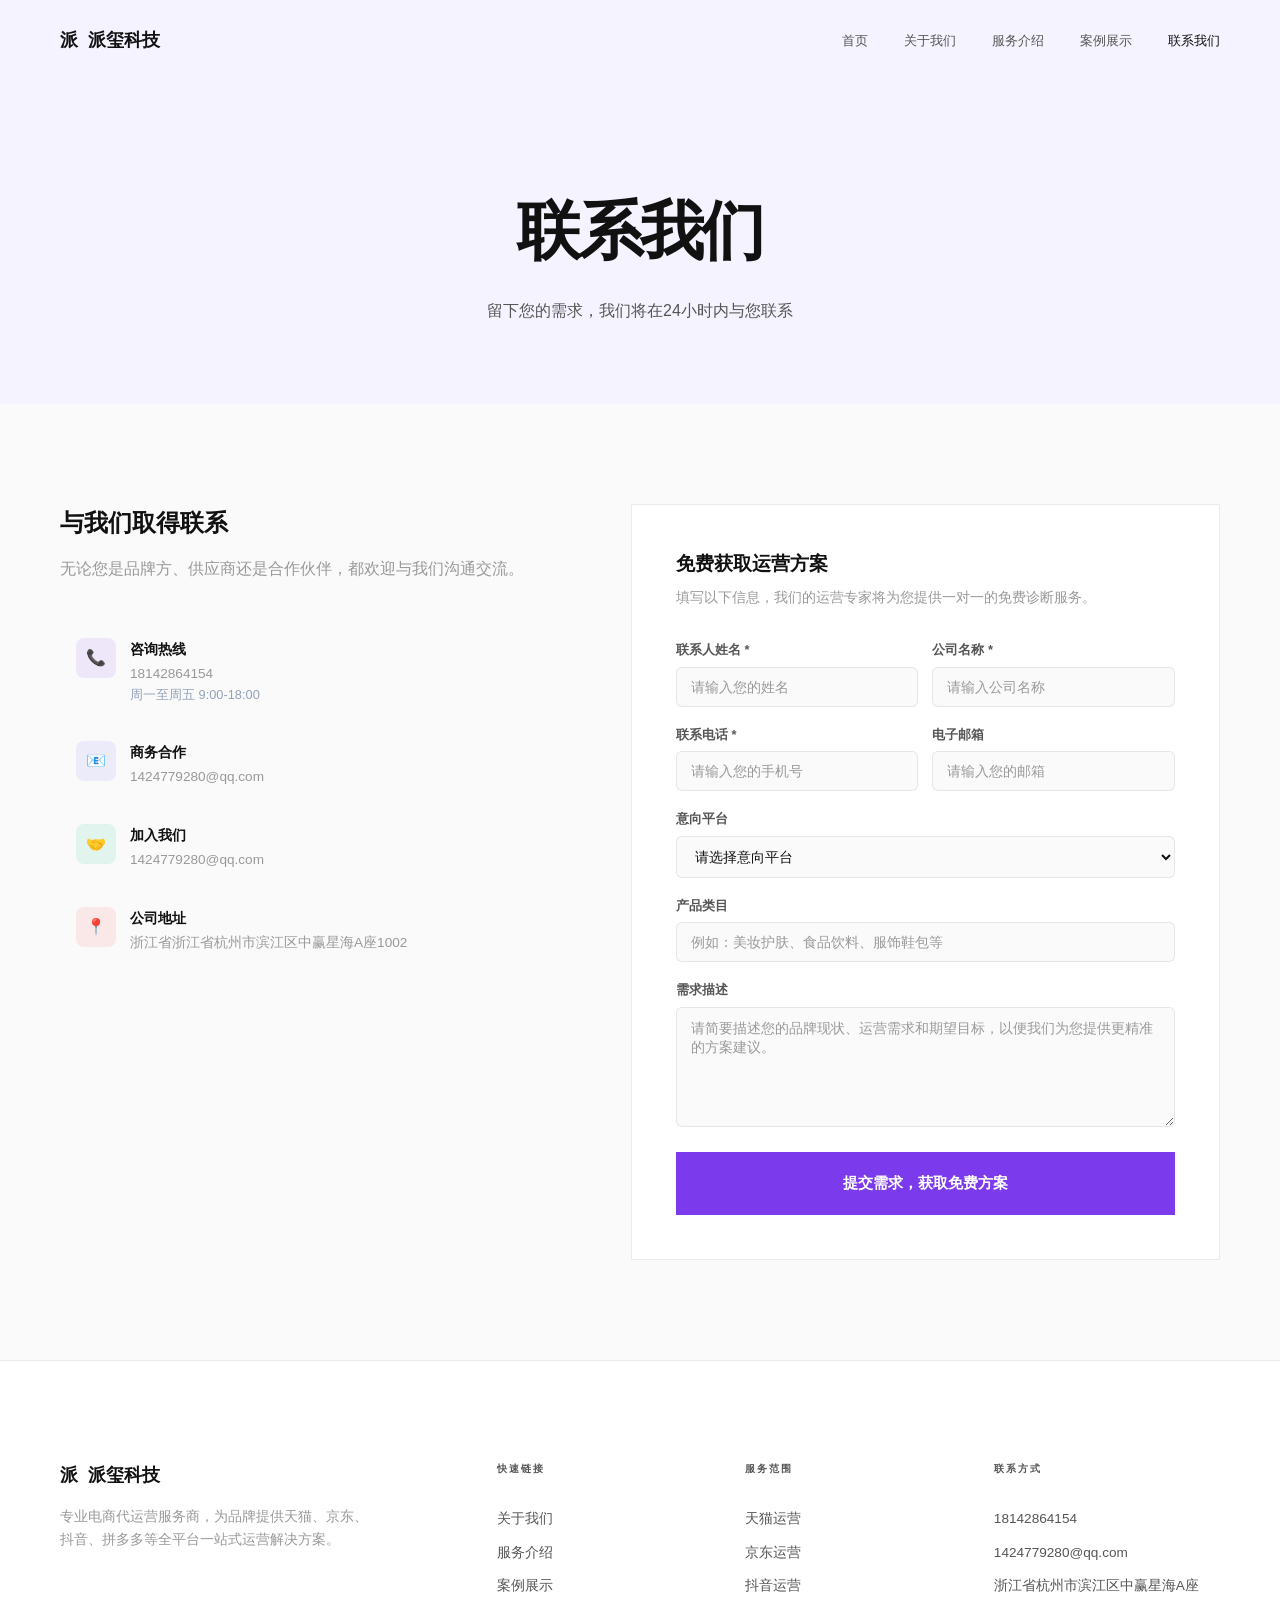
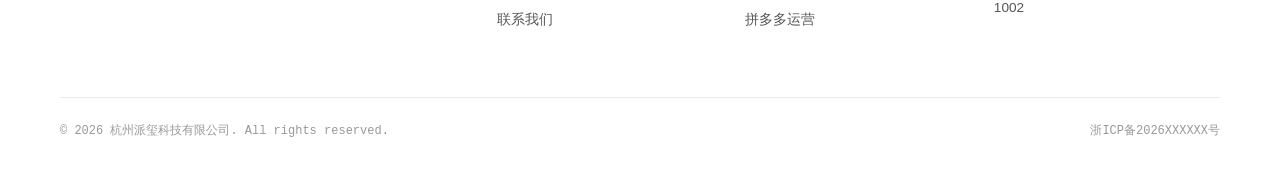
<file: contact.html>
<!DOCTYPE html>
<html lang="zh-CN">
<head>
  <meta charset="UTF-8">
  <meta name="viewport" content="width=device-width, initial-scale=1.0">
  <meta name="description" content="联系杭州派玺科技有限公司 - 免费获取电商运营方案，专业团队为您服务">
  <title>联系我们 - 杭州派玺科技有限公司</title>

  <link rel="stylesheet" href="css/style.css">
  <link rel="stylesheet" href="css/pages.css">
</head>
<body>

  <header class="header scrolled">
    <div class="container">
      <a href="index.html" class="logo">
        <div class="logo-icon">派</div>
        派玺科技
      </a>
      <nav class="nav">
        <a href="index.html">首页</a>
        <a href="about.html">关于我们</a>
        <a href="services.html">服务介绍</a>
        <a href="cases.html">案例展示</a>
        <a href="contact.html" class="active">联系我们</a>
      </nav>
      <button class="mobile-menu-btn" aria-label="菜单">
        <span></span><span></span><span></span>
      </button>
    </div>
  </header>

  <!-- Page Hero -->
  <section class="page-hero">
    <div class="container">
      <h1>联系我们</h1>
      <p class="section-subtitle">留下您的需求，我们将在24小时内与您联系</p>
    </div>
  </section>

  <!-- Contact -->
  <section class="contact-section">
    <div class="container">
      <div class="contact-grid">

        <!-- Contact Info -->
        <div class="contact-info fade-in-left">
          <h2>与我们取得联系</h2>
          <p>无论您是品牌方、供应商还是合作伙伴，都欢迎与我们沟通交流。</p>

          <div class="contact-details">
            <div class="contact-item">
              <div class="contact-item-icon">📞</div>
              <div>
                <h4>咨询热线</h4>
                <p>18142864154</p>
                <p style="font-size:0.8rem;color:#94A3B8">周一至周五 9:00-18:00</p>
              </div>
            </div>
            <div class="contact-item">
              <div class="contact-item-icon">📧</div>
              <div>
                <h4>商务合作</h4>
                <p>1424779280@qq.com</p>
              </div>
            </div>
            <div class="contact-item">
              <div class="contact-item-icon">🤝</div>
              <div>
                <h4>加入我们</h4>
                <p>1424779280@qq.com</p>
              </div>
            </div>
            <div class="contact-item">
              <div class="contact-item-icon">📍</div>
              <div>
                <h4>公司地址</h4>
                <p>浙江省浙江省杭州市滨江区中赢星海A座1002</p>
                
              </div>
            </div>
          </div>
        </div>

        <!-- Contact Form -->
        <div class="contact-form-wrap fade-in-right">
          <h3>免费获取运营方案</h3>
          <p>填写以下信息，我们的运营专家将为您提供一对一的免费诊断服务。</p>

          <form id="contactForm">
            <div class="form-row">
              <div class="form-group">
                <label for="name">联系人姓名 *</label>
                <input type="text" id="name" name="name" placeholder="请输入您的姓名" required>
              </div>
              <div class="form-group">
                <label for="company">公司名称 *</label>
                <input type="text" id="company" name="company" placeholder="请输入公司名称" required>
              </div>
            </div>

            <div class="form-row">
              <div class="form-group">
                <label for="phone">联系电话 *</label>
                <input type="tel" id="phone" name="phone" placeholder="请输入您的手机号" required>
              </div>
              <div class="form-group">
                <label for="email">电子邮箱</label>
                <input type="email" id="email" name="email" placeholder="请输入您的邮箱">
              </div>
            </div>

            <div class="form-group">
              <label for="platform">意向平台</label>
              <select id="platform" name="platform">
                <option value="">请选择意向平台</option>
                <option value="tmall">天猫</option>
                <option value="jd">京东</option>
                <option value="douyin">抖音</option>
                <option value="pdd">拼多多</option>
                <option value="xiaohongshu">小红书</option>
                <option value="kuaishou">快手</option>
                <option value="cross">跨境电商</option>
                <option value="multi">多平台综合</option>
              </select>
            </div>

            <div class="form-group">
              <label for="category">产品类目</label>
              <input type="text" id="category" name="category" placeholder="例如：美妆护肤、食品饮料、服饰鞋包等">
            </div>

            <div class="form-group">
              <label for="message">需求描述</label>
              <textarea id="message" name="message" placeholder="请简要描述您的品牌现状、运营需求和期望目标，以便我们为您提供更精准的方案建议。"></textarea>
            </div>

            <button type="submit" class="btn btn-primary btn-lg" style="width:100%;justify-content:center;">
              提交需求，获取免费方案
            </button>
          </form>
        </div>

      </div>
    </div>
  </section>

  <!-- Footer -->
  <footer class="footer">
    <div class="container">
      <div class="footer-grid">
        <div class="footer-brand">
          <a href="index.html" class="logo">
            <div class="logo-icon">派</div>
            派玺科技
          </a>
          <p>专业电商代运营服务商，为品牌提供天猫、京东、抖音、拼多多等全平台一站式运营解决方案。</p>
        </div>
        <div class="footer-col">
          <h4>快速链接</h4>
          <a href="about.html">关于我们</a>
          <a href="services.html">服务介绍</a>
          <a href="cases.html">案例展示</a>
          <a href="contact.html">联系我们</a>
        </div>
        <div class="footer-col">
          <h4>服务范围</h4>
          <a href="services.html">天猫运营</a>
          <a href="services.html">京东运营</a>
          <a href="services.html">抖音运营</a>
          <a href="services.html">拼多多运营</a>
        </div>
        <div class="footer-col">
          <h4>联系方式</h4>
          <a href="tel:18142864154">18142864154</a>
          <a href="mailto:1424779280@qq.com">1424779280@qq.com</a>
          <a href="#">浙江省杭州市滨江区中赢星海A座1002</a>
        </div>
      </div>
      <div class="footer-bottom">
        <span>&copy; 2026 杭州派玺科技有限公司. All rights reserved.</span>
        <span>浙ICP备2026XXXXXX号</span>
      </div>
    </div>
  </footer>

  <script src="js/main.js"></script>
</body>
</html>
</file>
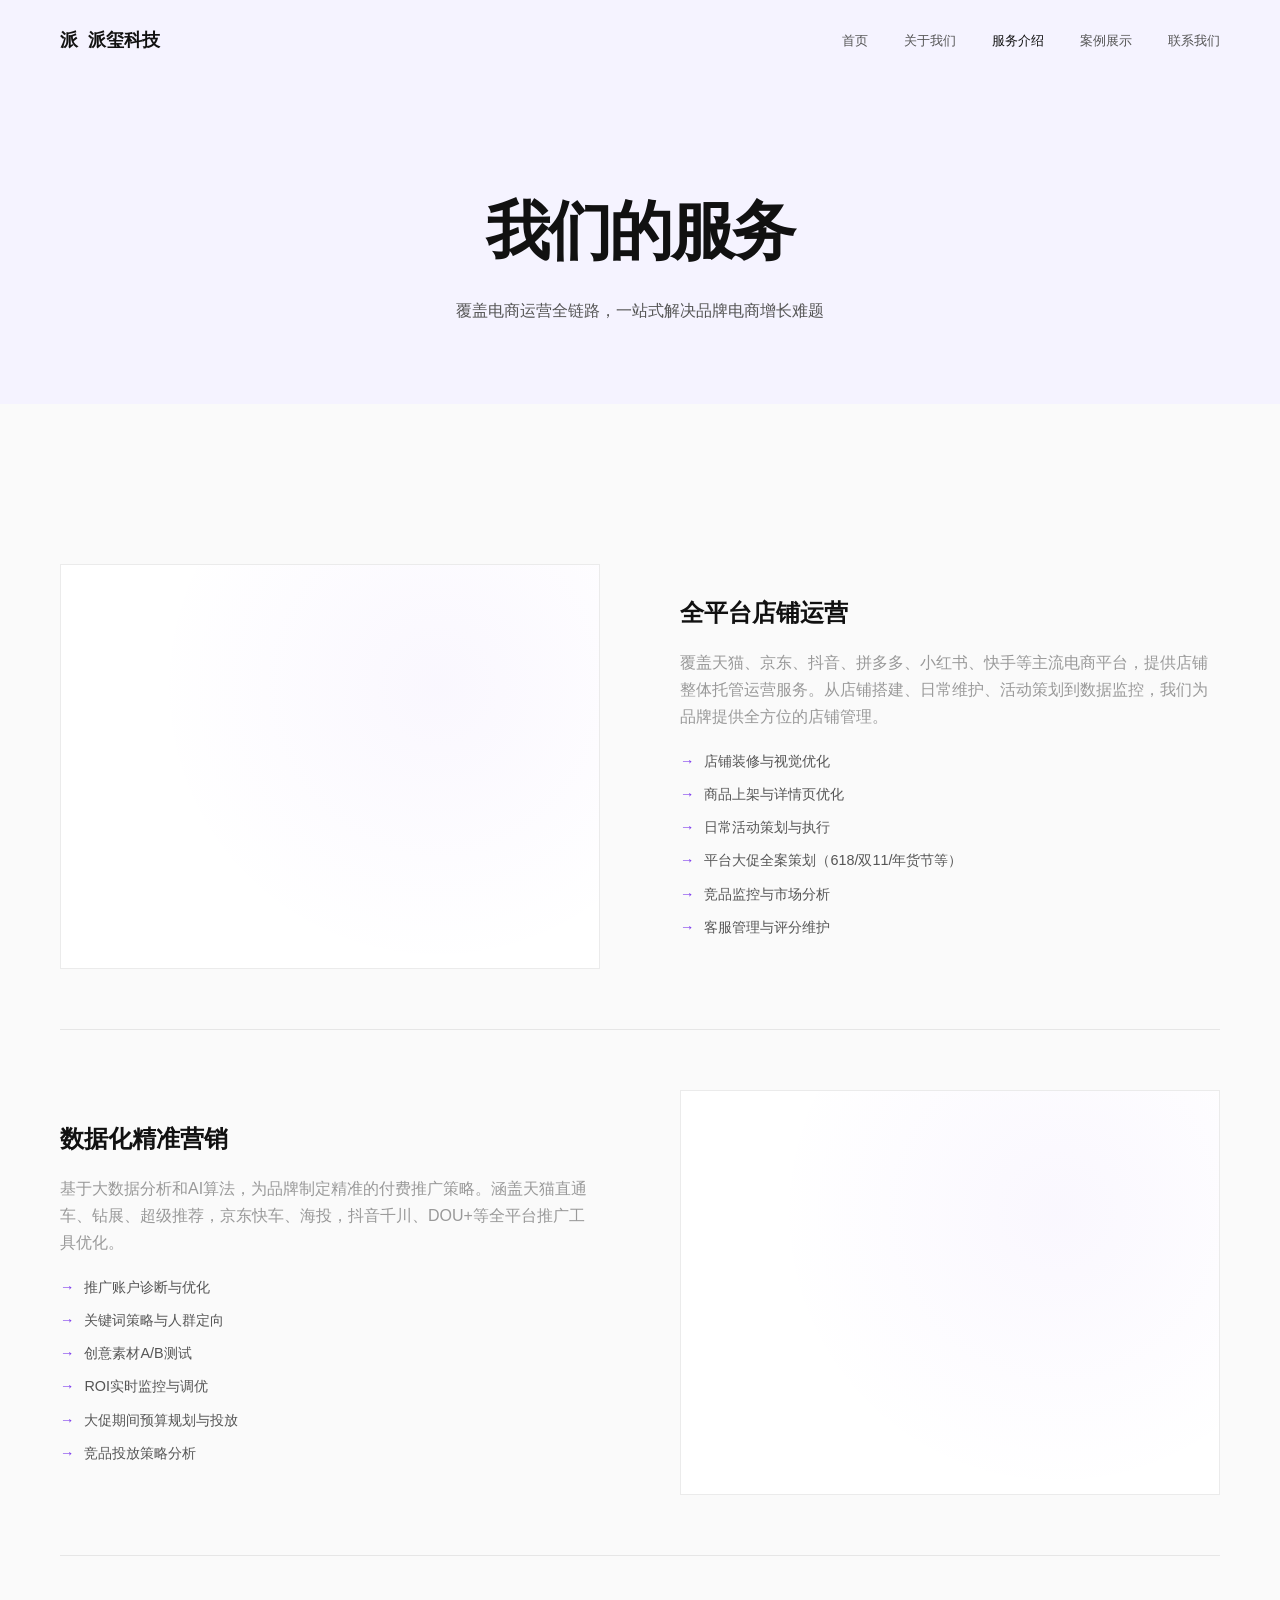
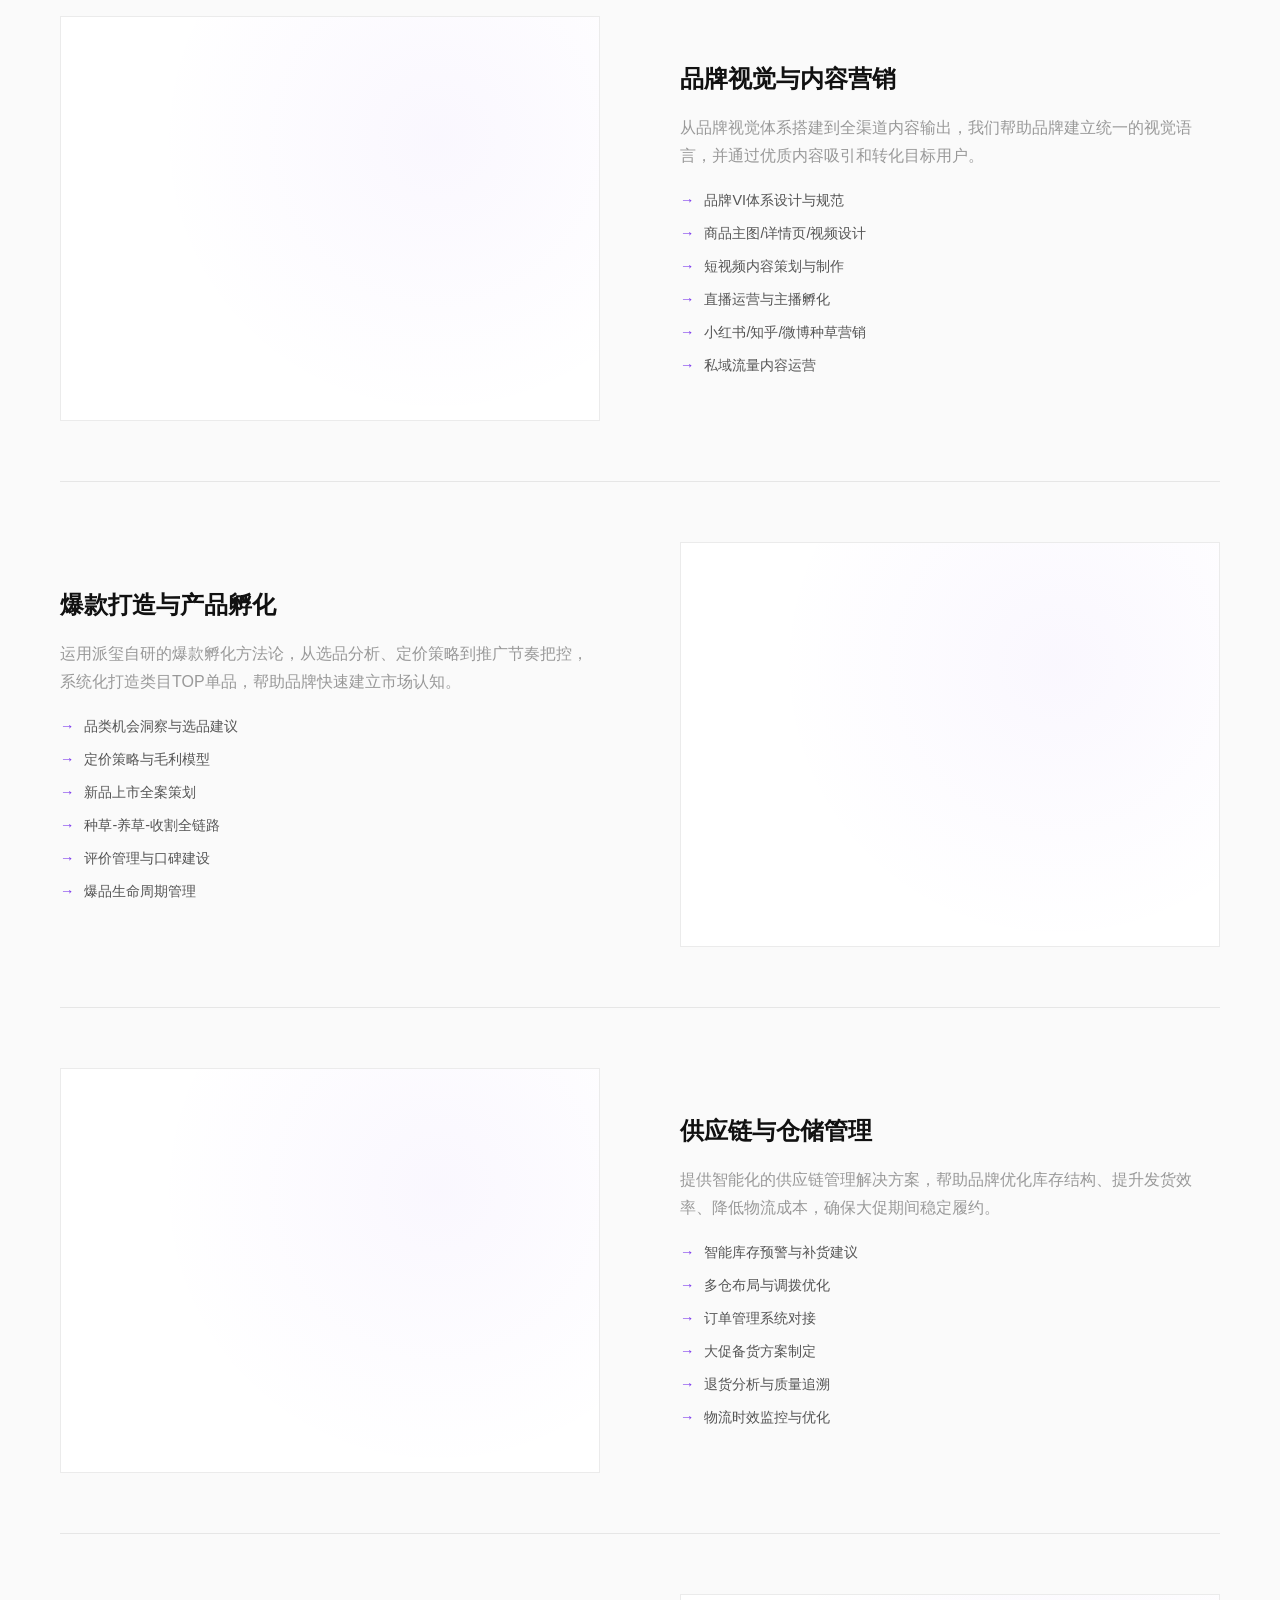
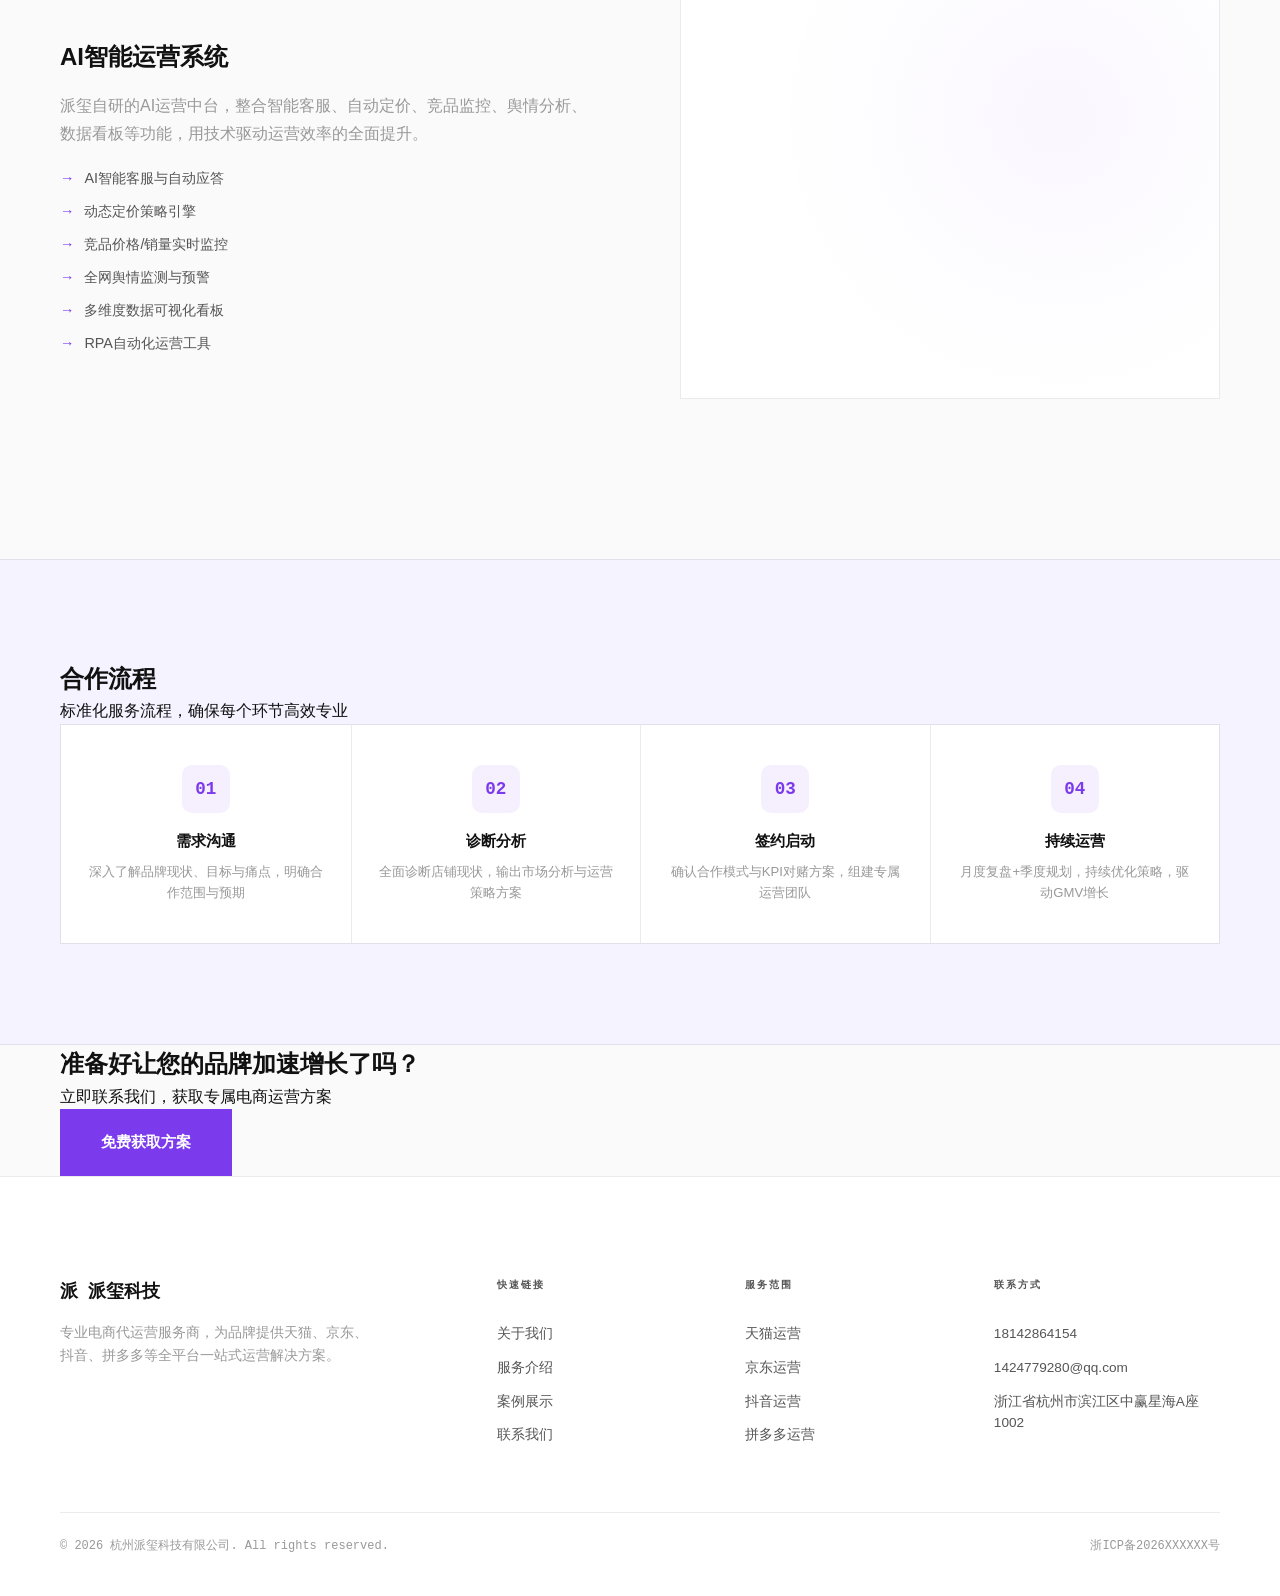
<file: services.html>
<!DOCTYPE html>
<html lang="zh-CN">
<head>
  <meta charset="UTF-8">
  <meta name="viewport" content="width=device-width, initial-scale=1.0">
  <meta name="description" content="杭州派玺科技有限公司服务 - 全平台店铺运营、数据营销、品牌视觉、爆款打造、供应链管理、AI智能运营">
  <title>服务介绍 - 杭州派玺科技有限公司</title>

  <link rel="stylesheet" href="css/style.css">
  <link rel="stylesheet" href="css/pages.css">
</head>
<body>

  <header class="header scrolled">
    <div class="container">
      <a href="index.html" class="logo">
        <div class="logo-icon">派</div>
        派玺科技
      </a>
      <nav class="nav">
        <a href="index.html">首页</a>
        <a href="about.html">关于我们</a>
        <a href="services.html" class="active">服务介绍</a>
        <a href="cases.html">案例展示</a>
        <a href="contact.html">联系我们</a>
      </nav>
      <button class="mobile-menu-btn" aria-label="菜单">
        <span></span><span></span><span></span>
      </button>
    </div>
  </header>

  <!-- Page Hero -->
  <section class="page-hero">
    <div class="container">
      <h1>我们的服务</h1>
      <p class="section-subtitle">覆盖电商运营全链路，一站式解决品牌电商增长难题</p>
    </div>
  </section>

  <!-- Detailed Services -->
  <section class="services-detailed">
    <div class="container">

      <!-- Service 1 -->
      <div class="service-block">
        <div class="service-block-visual fade-in-left"></div>
        <div class="service-block-content fade-in-right">
          <h2>全平台店铺运营</h2>
          <p>覆盖天猫、京东、抖音、拼多多、小红书、快手等主流电商平台，提供店铺整体托管运营服务。从店铺搭建、日常维护、活动策划到数据监控，我们为品牌提供全方位的店铺管理。</p>
          <ul class="service-features">
            <li>店铺装修与视觉优化</li>
            <li>商品上架与详情页优化</li>
            <li>日常活动策划与执行</li>
            <li>平台大促全案策划（618/双11/年货节等）</li>
            <li>竞品监控与市场分析</li>
            <li>客服管理与评分维护</li>
          </ul>
        </div>
      </div>

      <!-- Service 2 -->
      <div class="service-block">
        <div class="service-block-visual fade-in-right"></div>
        <div class="service-block-content fade-in-left">
          <h2>数据化精准营销</h2>
          <p>基于大数据分析和AI算法，为品牌制定精准的付费推广策略。涵盖天猫直通车、钻展、超级推荐，京东快车、海投，抖音千川、DOU+等全平台推广工具优化。</p>
          <ul class="service-features">
            <li>推广账户诊断与优化</li>
            <li>关键词策略与人群定向</li>
            <li>创意素材A/B测试</li>
            <li>ROI实时监控与调优</li>
            <li>大促期间预算规划与投放</li>
            <li>竞品投放策略分析</li>
          </ul>
        </div>
      </div>

      <!-- Service 3 -->
      <div class="service-block">
        <div class="service-block-visual fade-in-left"></div>
        <div class="service-block-content fade-in-right">
          <h2>品牌视觉与内容营销</h2>
          <p>从品牌视觉体系搭建到全渠道内容输出，我们帮助品牌建立统一的视觉语言，并通过优质内容吸引和转化目标用户。</p>
          <ul class="service-features">
            <li>品牌VI体系设计与规范</li>
            <li>商品主图/详情页/视频设计</li>
            <li>短视频内容策划与制作</li>
            <li>直播运营与主播孵化</li>
            <li>小红书/知乎/微博种草营销</li>
            <li>私域流量内容运营</li>
          </ul>
        </div>
      </div>

      <!-- Service 4 -->
      <div class="service-block">
        <div class="service-block-visual fade-in-right"></div>
        <div class="service-block-content fade-in-left">
          <h2>爆款打造与产品孵化</h2>
          <p>运用派玺自研的爆款孵化方法论，从选品分析、定价策略到推广节奏把控，系统化打造类目TOP单品，帮助品牌快速建立市场认知。</p>
          <ul class="service-features">
            <li>品类机会洞察与选品建议</li>
            <li>定价策略与毛利模型</li>
            <li>新品上市全案策划</li>
            <li>种草-养草-收割全链路</li>
            <li>评价管理与口碑建设</li>
            <li>爆品生命周期管理</li>
          </ul>
        </div>
      </div>

      <!-- Service 5 -->
      <div class="service-block">
        <div class="service-block-visual fade-in-left"></div>
        <div class="service-block-content fade-in-right">
          <h2>供应链与仓储管理</h2>
          <p>提供智能化的供应链管理解决方案，帮助品牌优化库存结构、提升发货效率、降低物流成本，确保大促期间稳定履约。</p>
          <ul class="service-features">
            <li>智能库存预警与补货建议</li>
            <li>多仓布局与调拨优化</li>
            <li>订单管理系统对接</li>
            <li>大促备货方案制定</li>
            <li>退货分析与质量追溯</li>
            <li>物流时效监控与优化</li>
          </ul>
        </div>
      </div>

      <!-- Service 6 -->
      <div class="service-block">
        <div class="service-block-visual fade-in-right"></div>
        <div class="service-block-content fade-in-left">
          <h2>AI智能运营系统</h2>
          <p>派玺自研的AI运营中台，整合智能客服、自动定价、竞品监控、舆情分析、数据看板等功能，用技术驱动运营效率的全面提升。</p>
          <ul class="service-features">
            <li>AI智能客服与自动应答</li>
            <li>动态定价策略引擎</li>
            <li>竞品价格/销量实时监控</li>
            <li>全网舆情监测与预警</li>
            <li>多维度数据可视化看板</li>
            <li>RPA自动化运营工具</li>
          </ul>
        </div>
      </div>

    </div>
  </section>

  <!-- Process -->
  <section class="process-section">
    <div class="container">
      <h2 class="section-title fade-in">合作流程</h2>
      <p class="section-subtitle fade-in">标准化服务流程，确保每个环节高效专业</p>

      <div class="process-steps">
        <div class="process-step fade-in">
          <div class="step-number">01</div>
          <h4>需求沟通</h4>
          <p>深入了解品牌现状、目标与痛点，明确合作范围与预期</p>
        </div>
        <div class="process-step fade-in">
          <div class="step-number">02</div>
          <h4>诊断分析</h4>
          <p>全面诊断店铺现状，输出市场分析与运营策略方案</p>
        </div>
        <div class="process-step fade-in">
          <div class="step-number">03</div>
          <h4>签约启动</h4>
          <p>确认合作模式与KPI对赌方案，组建专属运营团队</p>
        </div>
        <div class="process-step fade-in">
          <div class="step-number">04</div>
          <h4>持续运营</h4>
          <p>月度复盘+季度规划，持续优化策略，驱动GMV增长</p>
        </div>
      </div>
    </div>
  </section>

  <!-- CTA -->
  <section class="cta-section">
    <div class="container">
      <h2 class="fade-in">准备好让您的品牌加速增长了吗？</h2>
      <p class="fade-in">立即联系我们，获取专属电商运营方案</p>
      <a href="contact.html" class="btn btn-primary btn-lg fade-in">免费获取方案</a>
    </div>
  </section>

  <!-- Footer -->
  <footer class="footer">
    <div class="container">
      <div class="footer-grid">
        <div class="footer-brand">
          <a href="index.html" class="logo">
            <div class="logo-icon">派</div>
            派玺科技
          </a>
          <p>专业电商代运营服务商，为品牌提供天猫、京东、抖音、拼多多等全平台一站式运营解决方案。</p>
        </div>
        <div class="footer-col">
          <h4>快速链接</h4>
          <a href="about.html">关于我们</a>
          <a href="services.html">服务介绍</a>
          <a href="cases.html">案例展示</a>
          <a href="contact.html">联系我们</a>
        </div>
        <div class="footer-col">
          <h4>服务范围</h4>
          <a href="services.html">天猫运营</a>
          <a href="services.html">京东运营</a>
          <a href="services.html">抖音运营</a>
          <a href="services.html">拼多多运营</a>
        </div>
        <div class="footer-col">
          <h4>联系方式</h4>
          <a href="tel:18142864154">18142864154</a>
          <a href="mailto:1424779280@qq.com">1424779280@qq.com</a>
          <a href="#">浙江省杭州市滨江区中赢星海A座1002</a>
        </div>
      </div>
      <div class="footer-bottom">
        <span>&copy; 2026 杭州派玺科技有限公司. All rights reserved.</span>
        <span>浙ICP备2026XXXXXX号</span>
      </div>
    </div>
  </footer>

  <script src="js/main.js"></script>
</body>
</html>
</file>
<file: css/style.css>
/* ============================================
   PAIXI TECH — 全局样式
   浅色极简 + 紫色点缀
   ============================================ */

:root {
  --bg: #FAFAFA;
  --bg-alt: #F5F3FF;
  --bg-card: #FFFFFF;
  --accent: #7C3AED;
  --accent2: #6366F1;
  --text: #111111;
  --text2: #555555;
  --text3: #999999;
  --border: rgba(0,0,0,0.08);
  --border2: rgba(0,0,0,0.12);
  --font: -apple-system, BlinkMacSystemFont, 'Segoe UI', 'PingFang SC', 'Microsoft YaHei', 'Helvetica Neue', sans-serif;
  --mono: 'SF Mono', 'Cascadia Code', 'Consolas', 'Menlo', monospace;
  --radius: 4px;
  --transition: 0.4s cubic-bezier(0.25, 0, 0.25, 1);
}

*, *::before, *::after { margin:0; padding:0; box-sizing:border-box; }
html { scroll-behavior:smooth; -webkit-font-smoothing:antialiased; background:#FAFAFA; }
body { font-family:var(--font); background:var(--bg); color:var(--text); line-height:1.6; overflow-x:hidden; }

::selection { background:rgba(124,58,237,0.2); }
::-webkit-scrollbar { width:0; }

.container { width:100%; max-width:1400px; margin:0 auto; padding:0 60px; }

a { color:inherit; text-decoration:none; }
img { max-width:100%; display:block; }

/* --- 按钮 --- */
.btn {
  display:inline-flex; align-items:center; gap:10px;
  font-family:var(--font); font-weight:600; font-size:0.85rem;
  padding:16px 32px; cursor:pointer; transition:all var(--transition);
  border:1px solid transparent; position:relative;
}
.btn-primary {
  background:var(--accent); color:#fff; font-weight:700;
}
.btn-primary:hover { background:var(--accent2); transform:translateY(-1px); }
.btn-outline {
  background:transparent; color:var(--text); border-color:var(--border2);
}
.btn-outline:hover { border-color:var(--accent); background:rgba(124,58,237,0.04); }
.btn-ghost { background:transparent; color:var(--text2); border-color:transparent; }
.btn-ghost:hover { color:var(--text); }
.btn-lg { font-size:0.95rem; padding:20px 40px; }

/* --- Header --- */
.header {
  position:fixed; top:0; left:0; right:0; z-index:100;
  padding:24px 0; transition:all var(--transition);
}
.header.scrolled { background:rgba(255,255,255,0.9); backdrop-filter:blur(20px); padding:14px 0; border-bottom:1px solid var(--border); }
.header .container { display:flex; align-items:center; justify-content:space-between; }

.logo { display:flex; align-items:center; gap:10px; font-weight:800; font-size:1.1rem; }
.logo-mark {
  width:34px; height:34px; background:var(--accent);
  display:flex; align-items:center; justify-content:center;
  font-size:0.8rem; font-weight:900; color:#fff;
}
.logo-sub { font-weight:400; color:var(--text3); font-size:0.65rem; font-family:var(--mono); margin-left:2px; }

.nav { display:flex; gap:36px; align-items:center; }
.nav a { font-size:0.82rem; font-weight:500; color:var(--text2); position:relative; padding:6px 0; display:flex; flex-direction:column; align-items:center; }
.nav a .nav-en { font-family:var(--mono); font-size:0.55rem; color:var(--text3); letter-spacing:1px; }
.nav a:hover, .nav a.active { color:var(--text); }
.nav a.active .nav-en { color:var(--accent); }

.mobile-menu-btn { display:none; flex-direction:column; gap:5px; background:none; border:none; cursor:pointer; padding:4px; }
.mobile-menu-btn span { display:block; width:22px; height:1.5px; background:var(--text); transition:all var(--transition); }

/* --- Footer --- */
.footer { padding:100px 0 40px; background:var(--bg-card); border-top:1px solid var(--border); }
.footer-grid { display:grid; grid-template-columns:2fr 1fr 1fr 1.2fr; gap:60px; margin-bottom:60px; }
.footer-brand p { color:var(--text3); font-size:0.85rem; line-height:1.7; margin-top:16px; max-width:320px; }
.footer-col h4 { font-family:var(--mono); font-size:0.65rem; color:var(--text2); letter-spacing:2px; margin-bottom:24px; text-transform:uppercase; }
.footer-col a { display:block; font-size:0.85rem; color:var(--text2); padding:6px 0; transition:color var(--transition); }
.footer-col a:hover { color:var(--text); }
.footer-col span { display:block; font-size:0.85rem; color:var(--text2); padding:6px 0; }
.footer-bottom { display:flex; justify-content:space-between; padding-top:24px; border-top:1px solid var(--border); font-size:0.75rem; color:var(--text3); font-family:var(--mono); }

/* --- Page Hero --- */
.page-hero { padding:180px 0 80px; text-align:center; background:var(--bg-alt); }
.page-hero h1 { font-size:clamp(2.4rem,5vw,4rem); font-weight:900; letter-spacing:-0.04em; margin-bottom:16px; }
.page-hero .section-subtitle { color:var(--text2); font-size:1rem; }

/* --- Lightbox --- */
.lightbox-overlay {
  position:fixed; inset:0; z-index:9999;
  background:rgba(250,250,250,0.96);
  backdrop-filter:blur(20px);
  display:flex; align-items:center; justify-content:center;
  cursor:pointer;
}
.lightbox-img {
  max-width:92vw; max-height:92vh; object-fit:contain;
  border-radius:8px;
  box-shadow:0 20px 60px rgba(0,0,0,0.12);
}
.lightbox-close {
  position:absolute; top:24px; right:32px;
  font-size:2rem; color:var(--text2); cursor:pointer; z-index:1;
  transition:color 0.2s;
}
.lightbox-close:hover { color:var(--accent); }

/* --- Animations --- */
@keyframes fadeUp { from { opacity:0; transform:translateY(40px); } to { opacity:1; transform:translateY(0); } }
@keyframes fadeIn { from { opacity:0; } to { opacity:1; } }
@keyframes pulse { 0%,100% { opacity:0.4; } 50% { opacity:1; } }

/* --- Responsive --- */
@media (max-width:1024px) {
  .container { padding:0 24px; }
  .footer-grid { grid-template-columns:1fr 1fr; gap:40px; }
}
@media (max-width:768px) {
  .container { padding:0 20px; }
  .nav {
    position:fixed; top:0; right:-100%; width:280px; height:100vh;
    background:var(--bg-card); flex-direction:column; padding:100px 32px 32px;
    gap:24px; transition:right var(--transition); border-left:1px solid var(--border); z-index:99;
  }
  .nav.open { right:0; }
  .nav a { font-size:1rem; }
  .mobile-menu-btn { display:flex; z-index:101; }
  .footer-grid { grid-template-columns:1fr; gap:32px; }
  .footer-bottom { flex-direction:column; gap:8px; text-align:center; }
}
</file>
<file: css/pages.css>
/* ============================================
   关于我们 / 服务介绍 / 案例展示 / 联系我们 共享样式
   浅色极简 + 紫色点缀
   ============================================ */

/* --- About Page --- */
.about-story {
  padding: 100px 0;
  background: var(--bg);
}

.about-grid {
  display: grid;
  grid-template-columns: 1fr 1fr;
  gap: 80px;
  align-items: center;
}

.about-image {
  aspect-ratio: 4/3;
  background: var(--bg-card);
  border: 1px solid var(--border);
  position: relative;
  overflow: hidden;
}

.about-image::before {
  content: '';
  position: absolute;
  inset: 0;
  background: radial-gradient(circle at 30% 50%, rgba(124,58,237,0.06) 0%, transparent 60%);
}

.about-image .exp-badge {
  position: absolute;
  bottom: 20px;
  left: 20px;
  background: var(--bg-card);
  border: 1px solid var(--border);
  padding: 16px 24px;
  font-size: 1.8rem;
  font-weight: 700;
  text-align: center;
  z-index: 1;
  color: var(--accent);
  letter-spacing: -0.02em;
  box-shadow: 0 4px 16px rgba(0,0,0,0.04);
}

.exp-badge span {
  display: block;
  font-size: 0.72rem;
  font-weight: 500;
  color: var(--text3);
}

.about-text h2 {
  margin-bottom: 20px;
}

.about-text .lead {
  color: var(--text2);
  font-size: 1.1rem;
  font-weight: 500;
  margin-bottom: 20px;
  line-height: 1.7;
}

.about-text p {
  color: var(--text3);
  margin-bottom: 16px;
  line-height: 1.7;
}

/* --- Values --- */
.values-section {
  padding: 100px 0;
  background: var(--bg-alt);
  border-top: 1px solid var(--border);
  border-bottom: 1px solid var(--border);
}

.values-grid {
  display: grid;
  grid-template-columns: repeat(3, 1fr);
  gap: 1px;
  background: var(--border);
  border: 1px solid var(--border);
  overflow: hidden;
}

.value-card {
  background: var(--bg-card);
  padding: 40px 32px;
  text-align: center;
  transition: background var(--transition);
}

.value-card:hover {
  background: var(--bg-alt);
}

.value-icon {
  width: 48px;
  height: 48px;
  margin: 0 auto 20px;
  border-radius: 10px;
  display: flex;
  align-items: center;
  justify-content: center;
  font-size: 1.3rem;
}

.value-card:nth-child(1) .value-icon { background: rgba(124,58,237,0.1); color: var(--accent); }
.value-card:nth-child(2) .value-icon { background: rgba(99,102,241,0.1); color: var(--accent2); }
.value-card:nth-child(3) .value-icon { background: rgba(16,185,129,0.1); color: #10B981; }

.value-card h3 {
  font-weight: 600;
  font-size: 1.05rem;
  color: var(--text);
  margin-bottom: 8px;
}

.value-card p {
  color: var(--text3);
  font-size: 0.85rem;
  line-height: 1.6;
}

/* --- Team --- */
.team-section {
  padding: 100px 0;
  background: var(--bg);
}

.team-grid {
  display: grid;
  grid-template-columns: repeat(4, 1fr);
  gap: 24px;
}

.team-card {
  text-align: center;
  padding: 32px 16px;
  background: var(--bg-card);
  border: 1px solid var(--border);
  transition: all var(--transition);
}

.team-card:hover {
  border-color: var(--border2);
  background: var(--bg-alt);
}

.team-avatar {
  width: 88px;
  height: 88px;
  border-radius: 50%;
  margin: 0 auto 14px;
  background: var(--bg-alt);
  border: 2px solid var(--border);
  display: flex;
  align-items: center;
  justify-content: center;
  font-size: 2rem;
  color: var(--accent);
}

.team-card h4 {
  font-weight: 600;
  font-size: 0.95rem;
  color: var(--text);
}

.team-card .role {
  color: var(--accent);
  font-size: 0.8rem;
  font-weight: 500;
  margin: 4px 0 8px;
}

.team-card p {
  color: var(--text3);
  font-size: 0.8rem;
}

/* --- Services Page --- */
.services-detailed {
  padding: 100px 0;
  background: var(--bg);
}

.service-block {
  display: grid;
  grid-template-columns: 1fr 1fr;
  gap: 80px;
  align-items: center;
  padding: 60px 0;
}

.service-block:nth-child(even) {
  direction: rtl;
}

.service-block:nth-child(even) .service-block-content {
  direction: ltr;
}

.service-block + .service-block {
  border-top: 1px solid var(--border);
}

.service-block-visual {
  aspect-ratio: 4/3;
  background: var(--bg-card);
  border: 1px solid var(--border);
  position: relative;
  overflow: hidden;
}

.service-block-visual::before {
  content: '';
  position: absolute;
  inset: 0;
  background: radial-gradient(circle at 70% 30%, rgba(124,58,237,0.04) 0%, transparent 60%);
}

.service-block-content h2 {
  margin-bottom: 16px;
}

.service-block-content p {
  color: var(--text3);
  margin-bottom: 20px;
  line-height: 1.7;
}

.service-features {
  display: flex;
  flex-direction: column;
  gap: 10px;
  list-style: none;
}

.service-features li {
  display: flex;
  align-items: center;
  gap: 10px;
  font-size: 0.9rem;
  color: var(--text2);
  font-weight: 500;
}

.service-features li::before {
  content: '→';
  color: var(--accent);
  font-weight: 600;
}

/* --- Process --- */
.process-section {
  padding: 100px 0;
  background: var(--bg-alt);
  border-top: 1px solid var(--border);
  border-bottom: 1px solid var(--border);
}

.process-steps {
  display: grid;
  grid-template-columns: repeat(4, 1fr);
  gap: 0;
  position: relative;
  border: 1px solid var(--border);
  overflow: hidden;
}

.process-step {
  text-align: center;
  padding: 40px 24px;
  background: var(--bg-card);
  position: relative;
}

.process-step + .process-step {
  border-left: 1px solid var(--border);
}

.step-number {
  width: 48px;
  height: 48px;
  background: rgba(124,58,237,0.08);
  color: var(--accent);
  border-radius: 10px;
  display: flex;
  align-items: center;
  justify-content: center;
  font-family: var(--mono);
  font-size: 1.1rem;
  font-weight: 700;
  margin: 0 auto 16px;
}

.process-step h4 {
  font-weight: 600;
  font-size: 0.95rem;
  color: var(--text);
  margin-bottom: 8px;
}

.process-step p {
  color: var(--text3);
  font-size: 0.82rem;
  line-height: 1.6;
}

/* --- Cases Page --- */
.cases-filter {
  display: flex;
  justify-content: center;
  gap: 8px;
  margin-bottom: 48px;
  flex-wrap: wrap;
}

.filter-btn {
  padding: 8px 20px;
  border-radius: 6px;
  border: 1px solid var(--border);
  background: transparent;
  color: var(--text3);
  font-size: 0.85rem;
  font-weight: 500;
  cursor: pointer;
  transition: all var(--transition);
}

.filter-btn:hover {
  color: var(--text);
  border-color: var(--text3);
}

.filter-btn.active {
  background: var(--accent);
  color: #fff;
  border-color: var(--accent);
}

.cases-grid {
  display: grid;
  grid-template-columns: repeat(3, 1fr);
  gap: 20px;
}

.case-card-full {
  background: var(--bg-card);
  border: 1px solid var(--border);
  overflow: hidden;
  transition: all var(--transition);
}

.case-card-full:hover {
  border-color: var(--border2);
  box-shadow: 0 8px 30px rgba(0,0,0,0.04);
}

.case-card-full .case-image {
  height: 200px;
  background: var(--bg-alt);
  position: relative;
}

.case-card-full .case-image .platform-badge {
  position: absolute;
  top: 12px;
  right: 12px;
  background: rgba(255,255,255,0.85);
  backdrop-filter: blur(8px);
  color: var(--accent);
  padding: 4px 12px;
  border-radius: 5px;
  font-size: 0.72rem;
  font-weight: 600;
  font-family: var(--mono);
  letter-spacing: 0.5px;
  border: 1px solid var(--border);
}

.case-card-full .case-body {
  padding: 22px;
}

.case-card-full .case-body h3 {
  font-weight: 600;
  font-size: 0.95rem;
  color: var(--text);
  margin-bottom: 6px;
}

.case-card-full .case-body p {
  color: var(--text3);
  font-size: 0.82rem;
  margin-bottom: 14px;
  line-height: 1.6;
}

.case-tags {
  display: flex;
  gap: 6px;
  flex-wrap: wrap;
}

.case-tags span {
  background: var(--bg-alt);
  padding: 4px 10px;
  border-radius: 5px;
  font-size: 0.72rem;
  color: var(--text3);
  font-weight: 500;
}

/* --- Contact Page --- */
.contact-section {
  padding: 100px 0;
  background: var(--bg);
}

.contact-grid {
  display: grid;
  grid-template-columns: 1fr 1.2fr;
  gap: 80px;
}

.contact-info h2 {
  margin-bottom: 14px;
}

.contact-info > p {
  color: var(--text3);
  margin-bottom: 40px;
}

.contact-details {
  display: flex;
  flex-direction: column;
  gap: 4px;
}

.contact-item {
  display: flex;
  gap: 14px;
  align-items: flex-start;
  padding: 16px;
  transition: background var(--transition);
}

.contact-item:hover {
  background: var(--bg-alt);
}

.contact-item-icon {
  flex-shrink: 0;
  width: 40px;
  height: 40px;
  border-radius: 8px;
  display: flex;
  align-items: center;
  justify-content: center;
  font-size: 1rem;
}

.contact-item:nth-child(1) .contact-item-icon { background: rgba(124,58,237,0.1); color: var(--accent); }
.contact-item:nth-child(2) .contact-item-icon { background: rgba(99,102,241,0.1); color: var(--accent2); }
.contact-item:nth-child(3) .contact-item-icon { background: rgba(16,185,129,0.1); color: #10B981; }
.contact-item:nth-child(4) .contact-item-icon { background: rgba(239,68,68,0.1); color: #EF4444; }

.contact-item h4 {
  font-weight: 600;
  font-size: 0.9rem;
  color: var(--text);
  margin-bottom: 2px;
}

.contact-item p {
  color: var(--text3);
  font-size: 0.85rem;
}

.contact-form-wrap {
  background: var(--bg-card);
  border: 1px solid var(--border);
  padding: 44px;
}

.contact-form-wrap h3 {
  font-weight: 600;
  font-size: 1.2rem;
  color: var(--text);
  margin-bottom: 6px;
}

.contact-form-wrap > p {
  color: var(--text3);
  font-size: 0.88rem;
  margin-bottom: 32px;
}

.form-group {
  margin-bottom: 18px;
}

.form-group label {
  display: block;
  font-size: 0.8rem;
  font-weight: 600;
  margin-bottom: 6px;
  color: var(--text2);
}

.form-group input,
.form-group select,
.form-group textarea {
  width: 100%;
  padding: 11px 14px;
  border: 1px solid var(--border);
  border-radius: 6px;
  font-family: var(--font);
  font-size: 0.9rem;
  background: var(--bg);
  color: var(--text);
  transition: all var(--transition);
}

.form-group input:focus,
.form-group select:focus,
.form-group textarea:focus {
  outline: none;
  border-color: var(--accent);
  box-shadow: 0 0 0 3px rgba(124,58,237,0.08);
}

.form-group input::placeholder,
.form-group textarea::placeholder {
  color: var(--text3);
}

.form-group textarea {
  resize: vertical;
  min-height: 120px;
}

.form-row {
  display: grid;
  grid-template-columns: 1fr 1fr;
  gap: 14px;
}

/* --- Responsive --- */
@media (max-width: 1024px) {
  .about-grid,
  .service-block,
  .contact-grid { grid-template-columns: 1fr; gap: 48px; }
  .service-block:nth-child(even) { direction: ltr; }
  .team-grid { grid-template-columns: repeat(2, 1fr); }
  .cases-grid { grid-template-columns: repeat(2, 1fr); }
  .process-steps { grid-template-columns: repeat(2, 1fr); }
}

@media (max-width: 768px) {
  .values-grid { grid-template-columns: 1fr; }
  .team-grid { grid-template-columns: 1fr; }
  .cases-grid { grid-template-columns: 1fr; }
  .process-steps { grid-template-columns: 1fr; }
  .form-row { grid-template-columns: 1fr; }
  .contact-form-wrap { padding: 28px; }
}
</file>
